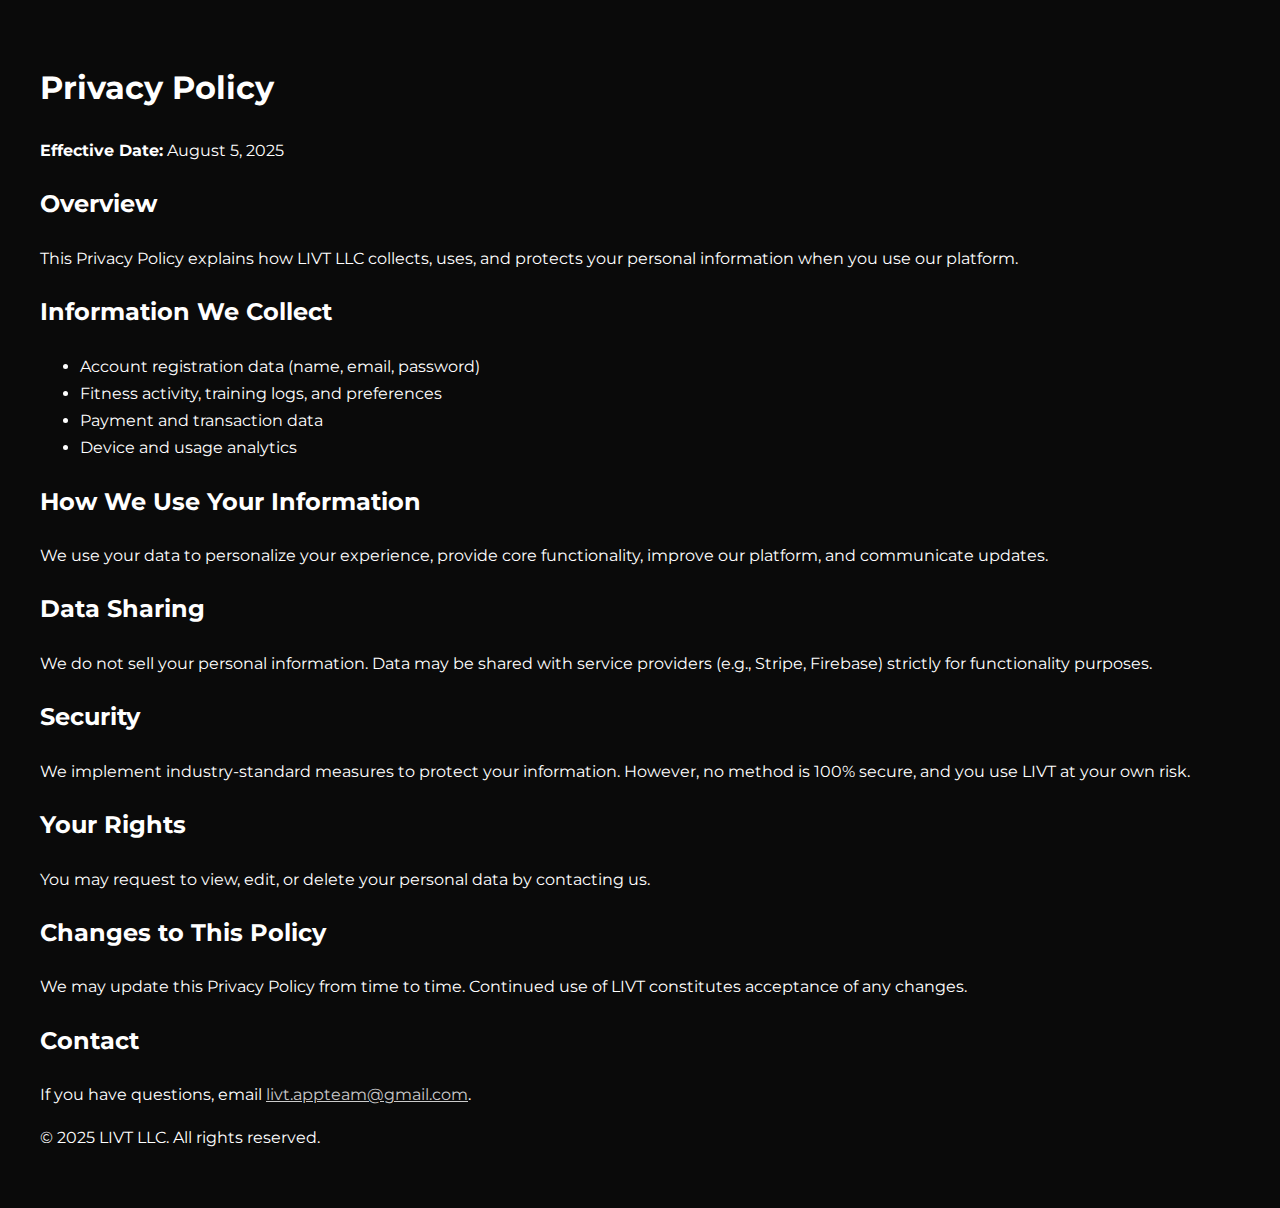
<file: privacy.html>
<!DOCTYPE html>
<html lang="en">
<head>
  <meta charset="UTF-8" />
  <meta name="viewport" content="width=device-width, initial-scale=1.0"/>
  <title>Privacy Policy | LIVT</title>
  <link href="https://fonts.googleapis.com/css2?family=Montserrat:wght@400;600;700&display=swap" rel="stylesheet">
  <style>
    body {
      font-family: 'Montserrat', sans-serif;
      background-color: #0a0a0a;
      color: white;
      line-height: 1.7;
      padding: 2rem;
    }
    h1, h2, h3 {
      color: white;
    }
    a {
      color: #ccc;
    }
  </style>
</head>
<body>
  <h1>Privacy Policy</h1>
  <p><strong>Effective Date:</strong> August 5, 2025</p>

  <h2>Overview</h2>
  <p>This Privacy Policy explains how LIVT LLC collects, uses, and protects your personal information when you use our platform.</p>

  <h2>Information We Collect</h2>
  <ul>
    <li>Account registration data (name, email, password)</li>
    <li>Fitness activity, training logs, and preferences</li>
    <li>Payment and transaction data</li>
    <li>Device and usage analytics</li>
  </ul>

  <h2>How We Use Your Information</h2>
  <p>We use your data to personalize your experience, provide core functionality, improve our platform, and communicate updates.</p>

  <h2>Data Sharing</h2>
  <p>We do not sell your personal information. Data may be shared with service providers (e.g., Stripe, Firebase) strictly for functionality purposes.</p>

  <h2>Security</h2>
  <p>We implement industry-standard measures to protect your information. However, no method is 100% secure, and you use LIVT at your own risk.</p>

  <h2>Your Rights</h2>
  <p>You may request to view, edit, or delete your personal data by contacting us.</p>

  <h2>Changes to This Policy</h2>
  <p>We may update this Privacy Policy from time to time. Continued use of LIVT constitutes acceptance of any changes.</p>

  <h2>Contact</h2>
  <p>If you have questions, email <a href="mailto:livt.appteam@gmail.com">livt.appteam@gmail.com</a>.</p>

  <p>&copy; 2025 LIVT LLC. All rights reserved.</p>
</body>
</html>
</file>
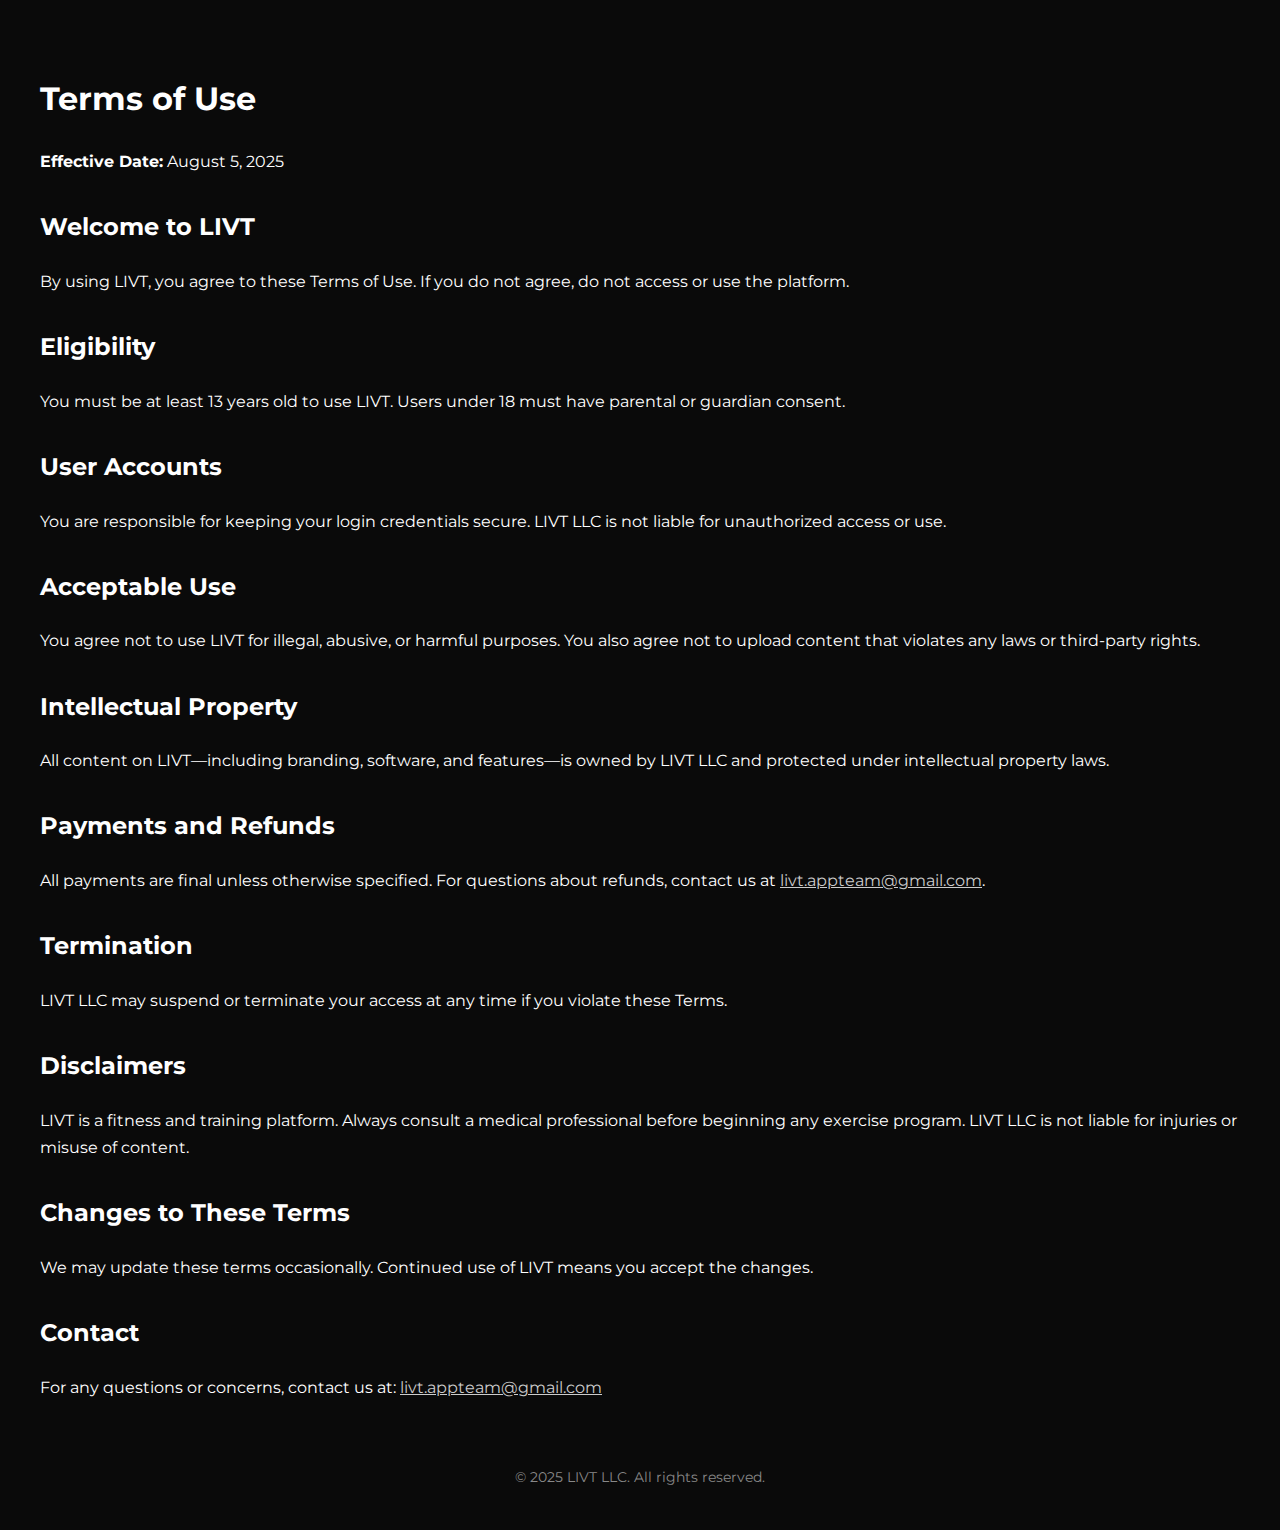
<file: terms.html>
<!DOCTYPE html>
<html lang="en">
<head>
  <meta charset="UTF-8" />
  <meta name="viewport" content="width=device-width, initial-scale=1.0" />
  <title>Terms of Use | LIVT</title>
  <link href="https://fonts.googleapis.com/css2?family=Montserrat:wght@400;600;700&display=swap" rel="stylesheet" />
  <style>
    body {
      font-family: 'Montserrat', sans-serif;
      background-color: #0a0a0a;
      color: #ffffff;
      padding: 2rem;
      line-height: 1.7;
    }
    h1, h2 {
      color: #ffffff;
      margin-top: 2rem;
    }
    a {
      color: #ccc;
      text-decoration: underline;
    }
    footer {
      margin-top: 4rem;
      text-align: center;
      font-size: 0.9rem;
      color: #888;
    }
  </style>
</head>
<body>
  <h1>Terms of Use</h1>
  <p><strong>Effective Date:</strong> August 5, 2025</p>

  <h2>Welcome to LIVT</h2>
  <p>By using LIVT, you agree to these Terms of Use. If you do not agree, do not access or use the platform.</p>

  <h2>Eligibility</h2>
  <p>You must be at least 13 years old to use LIVT. Users under 18 must have parental or guardian consent.</p>

  <h2>User Accounts</h2>
  <p>You are responsible for keeping your login credentials secure. LIVT LLC is not liable for unauthorized access or use.</p>

  <h2>Acceptable Use</h2>
  <p>You agree not to use LIVT for illegal, abusive, or harmful purposes. You also agree not to upload content that violates any laws or third-party rights.</p>

  <h2>Intellectual Property</h2>
  <p>All content on LIVT—including branding, software, and features—is owned by LIVT LLC and protected under intellectual property laws.</p>

  <h2>Payments and Refunds</h2>
  <p>All payments are final unless otherwise specified. For questions about refunds, contact us at <a href="mailto:livt.appteam@gmail.com">livt.appteam@gmail.com</a>.</p>

  <h2>Termination</h2>
  <p>LIVT LLC may suspend or terminate your access at any time if you violate these Terms.</p>

  <h2>Disclaimers</h2>
  <p>LIVT is a fitness and training platform. Always consult a medical professional before beginning any exercise program. LIVT LLC is not liable for injuries or misuse of content.</p>

  <h2>Changes to These Terms</h2>
  <p>We may update these terms occasionally. Continued use of LIVT means you accept the changes.</p>

  <h2>Contact</h2>
  <p>For any questions or concerns, contact us at: <a href="mailto:livt.appteam@gmail.com">livt.appteam@gmail.com</a></p>

  <footer>
    &copy; 2025 LIVT LLC. All rights reserved.
  </footer>
</body>
</html>
</file>
